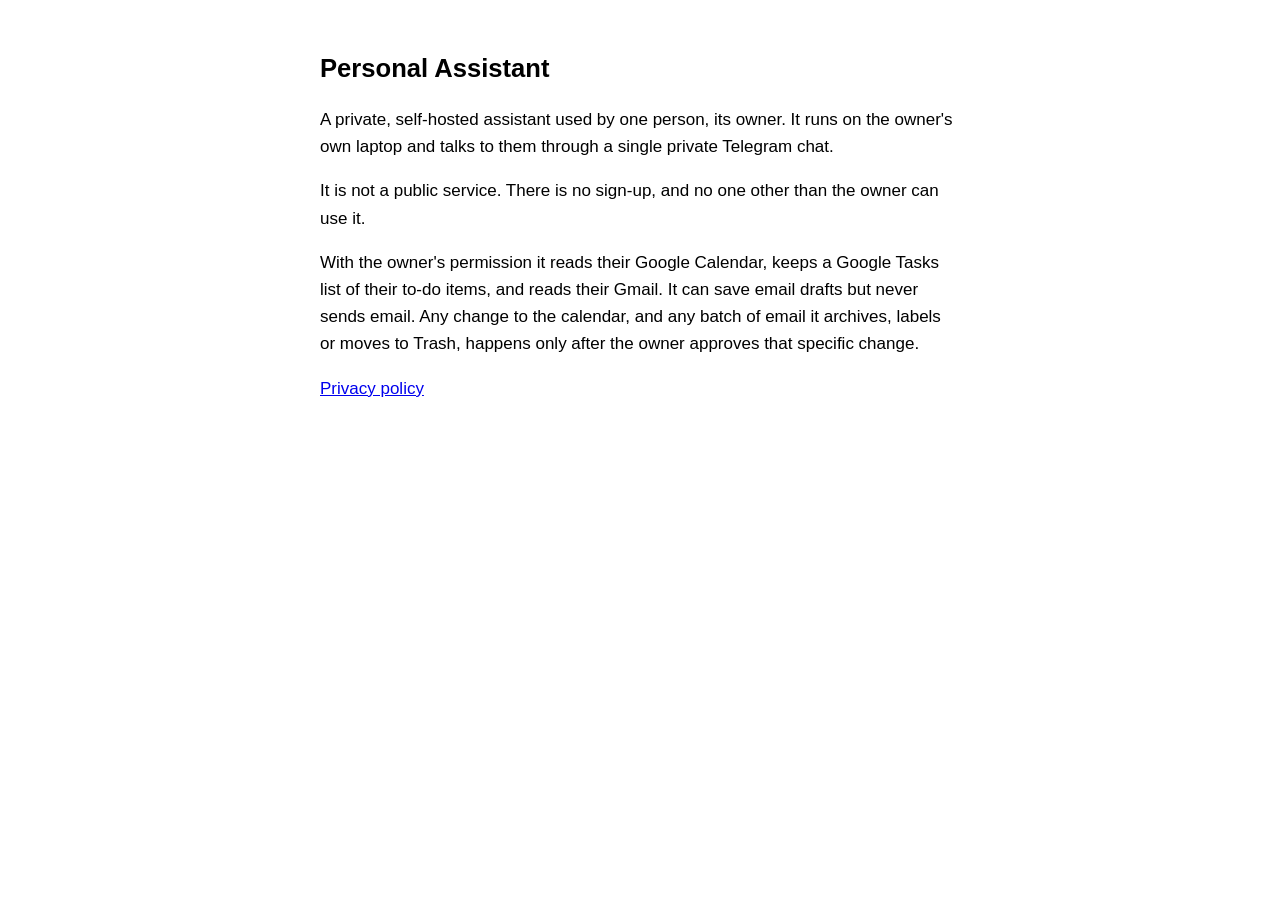
<file: index.html>
<!doctype html>
<html lang="en">
<head>
<meta charset="utf-8">
<meta name="viewport" content="width=device-width, initial-scale=1">
<title>Personal Assistant</title>
<link rel="stylesheet" href="style.css">
</head>
<body>
<h1>Personal Assistant</h1>
<p>A private, self-hosted assistant used by one person, its owner. It runs on the owner's own
laptop and talks to them through a single private Telegram chat.</p>
<p>It is not a public service. There is no sign-up, and no one other than the owner can use it.</p>
<p>With the owner's permission it reads their Google Calendar, keeps a Google Tasks list of their
to-do items, and reads their Gmail. It can save email drafts but never sends email. Any change to
the calendar, and any batch of email it archives, labels or moves to Trash, happens only after the
owner approves that specific change.</p>
<p><a href="privacy.html">Privacy policy</a></p>
</body>
</html>
</file>
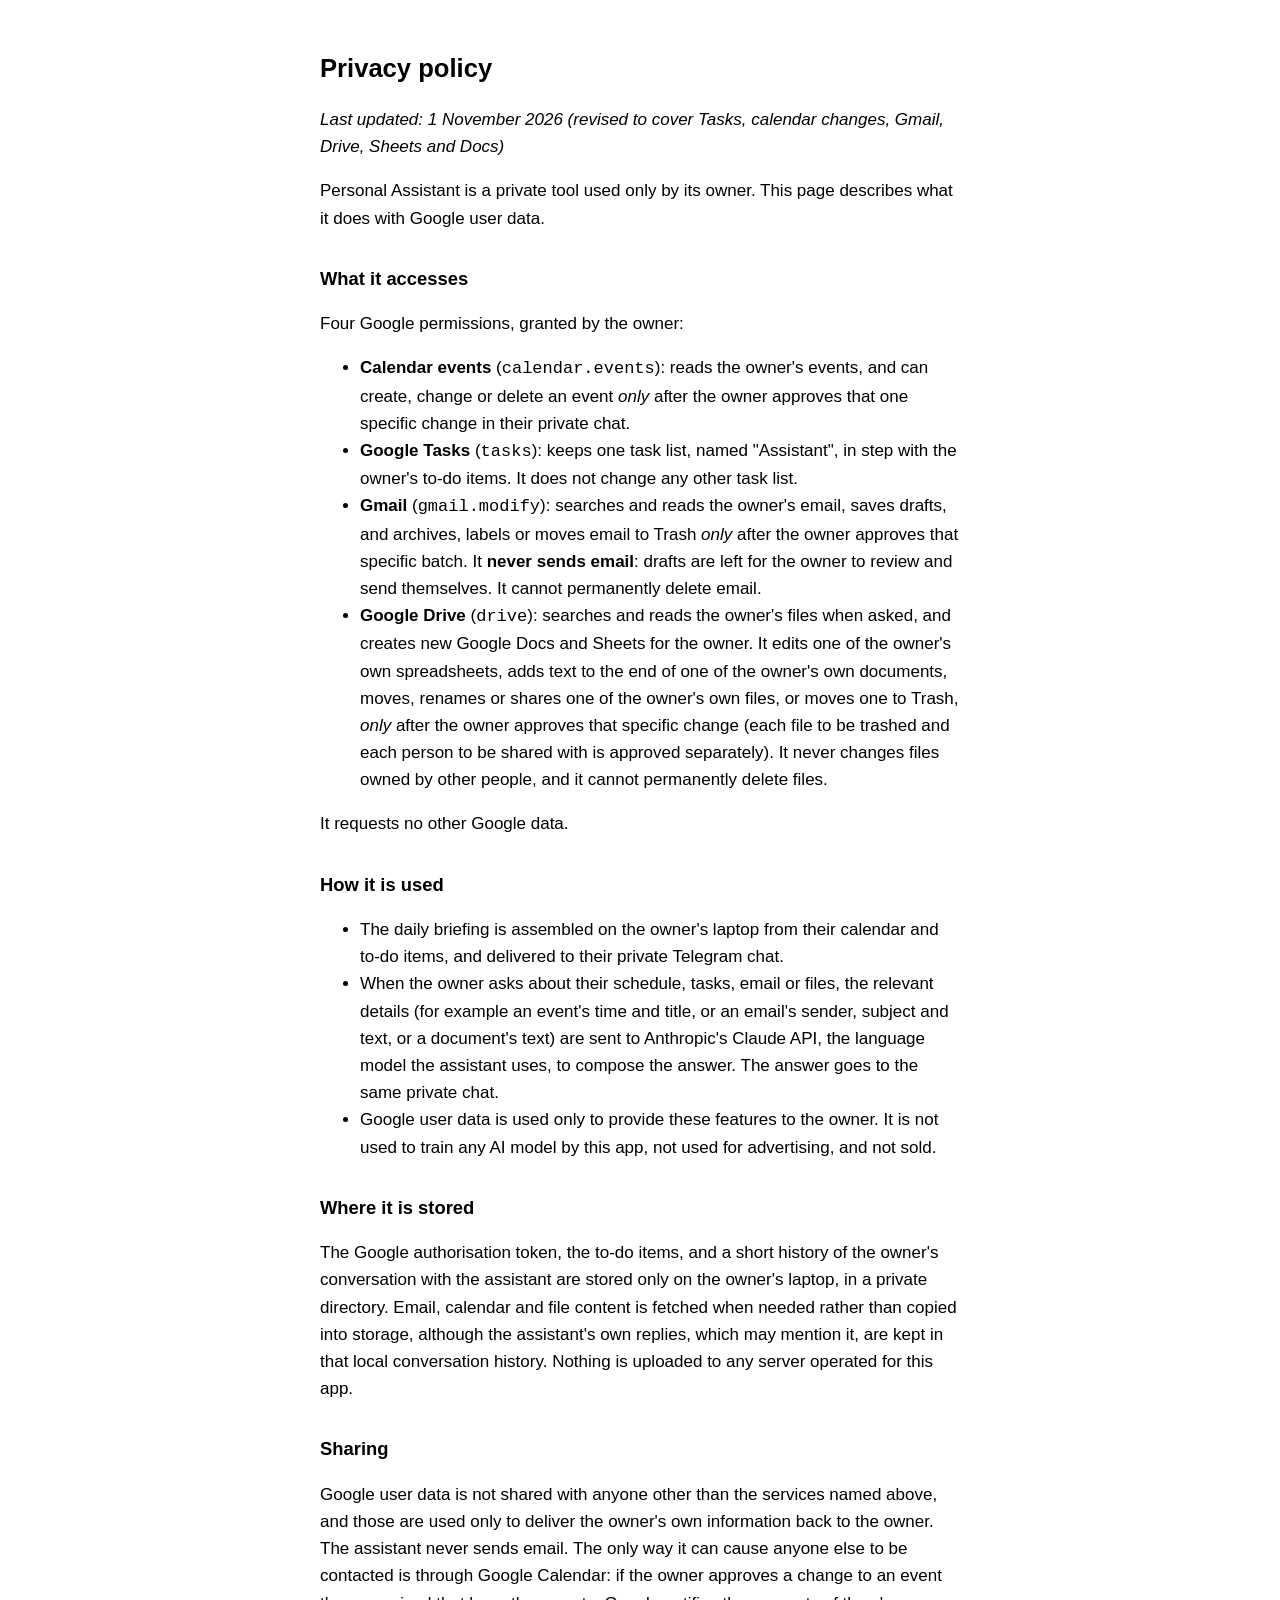
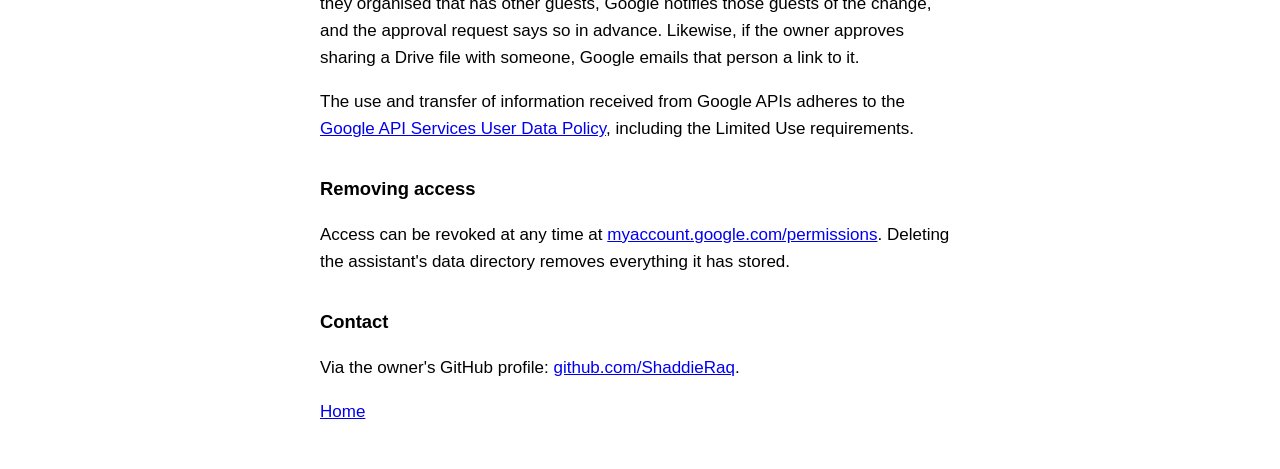
<file: privacy.html>
<!doctype html>
<html lang="en">
<head>
<meta charset="utf-8">
<meta name="viewport" content="width=device-width, initial-scale=1">
<title>Privacy Policy</title>
<link rel="stylesheet" href="style.css">
</head>
<body>
<h1>Privacy policy</h1>
<p><em>Last updated: 1 November 2026 (revised to cover Tasks, calendar changes, Gmail, Drive, Sheets and Docs)</em></p>

<p>Personal Assistant is a private tool used only by its owner. This page describes what it
does with Google user data.</p>

<h2>What it accesses</h2>
<p>Four Google permissions, granted by the owner:</p>
<ul>
<li><strong>Calendar events</strong> (<code>calendar.events</code>): reads the owner's events, and
can create, change or delete an event <em>only</em> after the owner approves that one specific
change in their private chat.</li>
<li><strong>Google Tasks</strong> (<code>tasks</code>): keeps one task list, named "Assistant", in
step with the owner's to-do items. It does not change any other task list.</li>
<li><strong>Gmail</strong> (<code>gmail.modify</code>): searches and reads the owner's email,
saves drafts, and archives, labels or moves email to Trash <em>only</em> after the owner approves
that specific batch. It <strong>never sends email</strong>: drafts are left for the owner to
review and send themselves. It cannot permanently delete email.</li>
<li><strong>Google Drive</strong> (<code>drive</code>): searches and reads the owner's files when
asked, and creates new Google Docs and Sheets for the owner. It edits one of the owner's own
spreadsheets, adds text to the end of one of the owner's own documents, moves, renames or shares
one of the owner's own files, or moves one to Trash, <em>only</em> after the owner approves that
specific change
(each file to be trashed and each person to be shared with is approved separately). It never
changes files owned by other people, and it cannot permanently delete files.</li>
</ul>
<p>It requests no other Google data.</p>

<h2>How it is used</h2>
<ul>
<li>The daily briefing is assembled on the owner's laptop from their calendar and to-do items, and
delivered to their private Telegram chat.</li>
<li>When the owner asks about their schedule, tasks, email or files, the relevant details (for example an
event's time and title, or an email's sender, subject and text, or a document's text) are sent to Anthropic's Claude
API, the language model the assistant uses, to compose the answer. The answer goes to the same
private chat.</li>
<li>Google user data is used only to provide these features to the owner. It is not used to train
any AI model by this app, not used for advertising, and not sold.</li>
</ul>

<h2>Where it is stored</h2>
<p>The Google authorisation token, the to-do items, and a short history of the owner's
conversation with the assistant are stored only on the owner's laptop, in a private directory.
Email, calendar and file content is fetched when needed rather than copied into storage, although the
assistant's own replies, which may mention it, are kept in that local conversation history. Nothing
is uploaded to any server operated for this app.</p>

<h2>Sharing</h2>
<p>Google user data is not shared with anyone other than the services named above, and those are
used only to deliver the owner's own information back to the owner. The assistant never sends
email. The only way it can cause anyone else to be contacted is through Google Calendar: if the
owner approves a change to an event they organised that has other guests, Google notifies those
guests of the change, and the approval request says so in advance. Likewise, if the owner
approves sharing a Drive file with someone, Google emails that person a link to it.</p>

<p>The use and transfer of information received from Google APIs adheres to the
<a href="https://developers.google.com/terms/api-services-user-data-policy">Google API Services
User Data Policy</a>, including the Limited Use requirements.</p>

<h2>Removing access</h2>
<p>Access can be revoked at any time at
<a href="https://myaccount.google.com/permissions">myaccount.google.com/permissions</a>.
Deleting the assistant's data directory removes everything it has stored.</p>

<h2>Contact</h2>
<p>Via the owner's GitHub profile:
<a href="https://github.com/ShaddieRaq">github.com/ShaddieRaq</a>.</p>

<p><a href="index.html">Home</a></p>
</body>
</html>
</file>
<file: style.css>
:root { color-scheme: light dark; }
body { font: 17px/1.6 -apple-system, BlinkMacSystemFont, "Segoe UI", sans-serif;
       max-width: 40rem; margin: 3rem auto; padding: 0 1rem; }
h1 { font-size: 1.6rem; } h2 { font-size: 1.15rem; margin-top: 2rem; }
</file>
